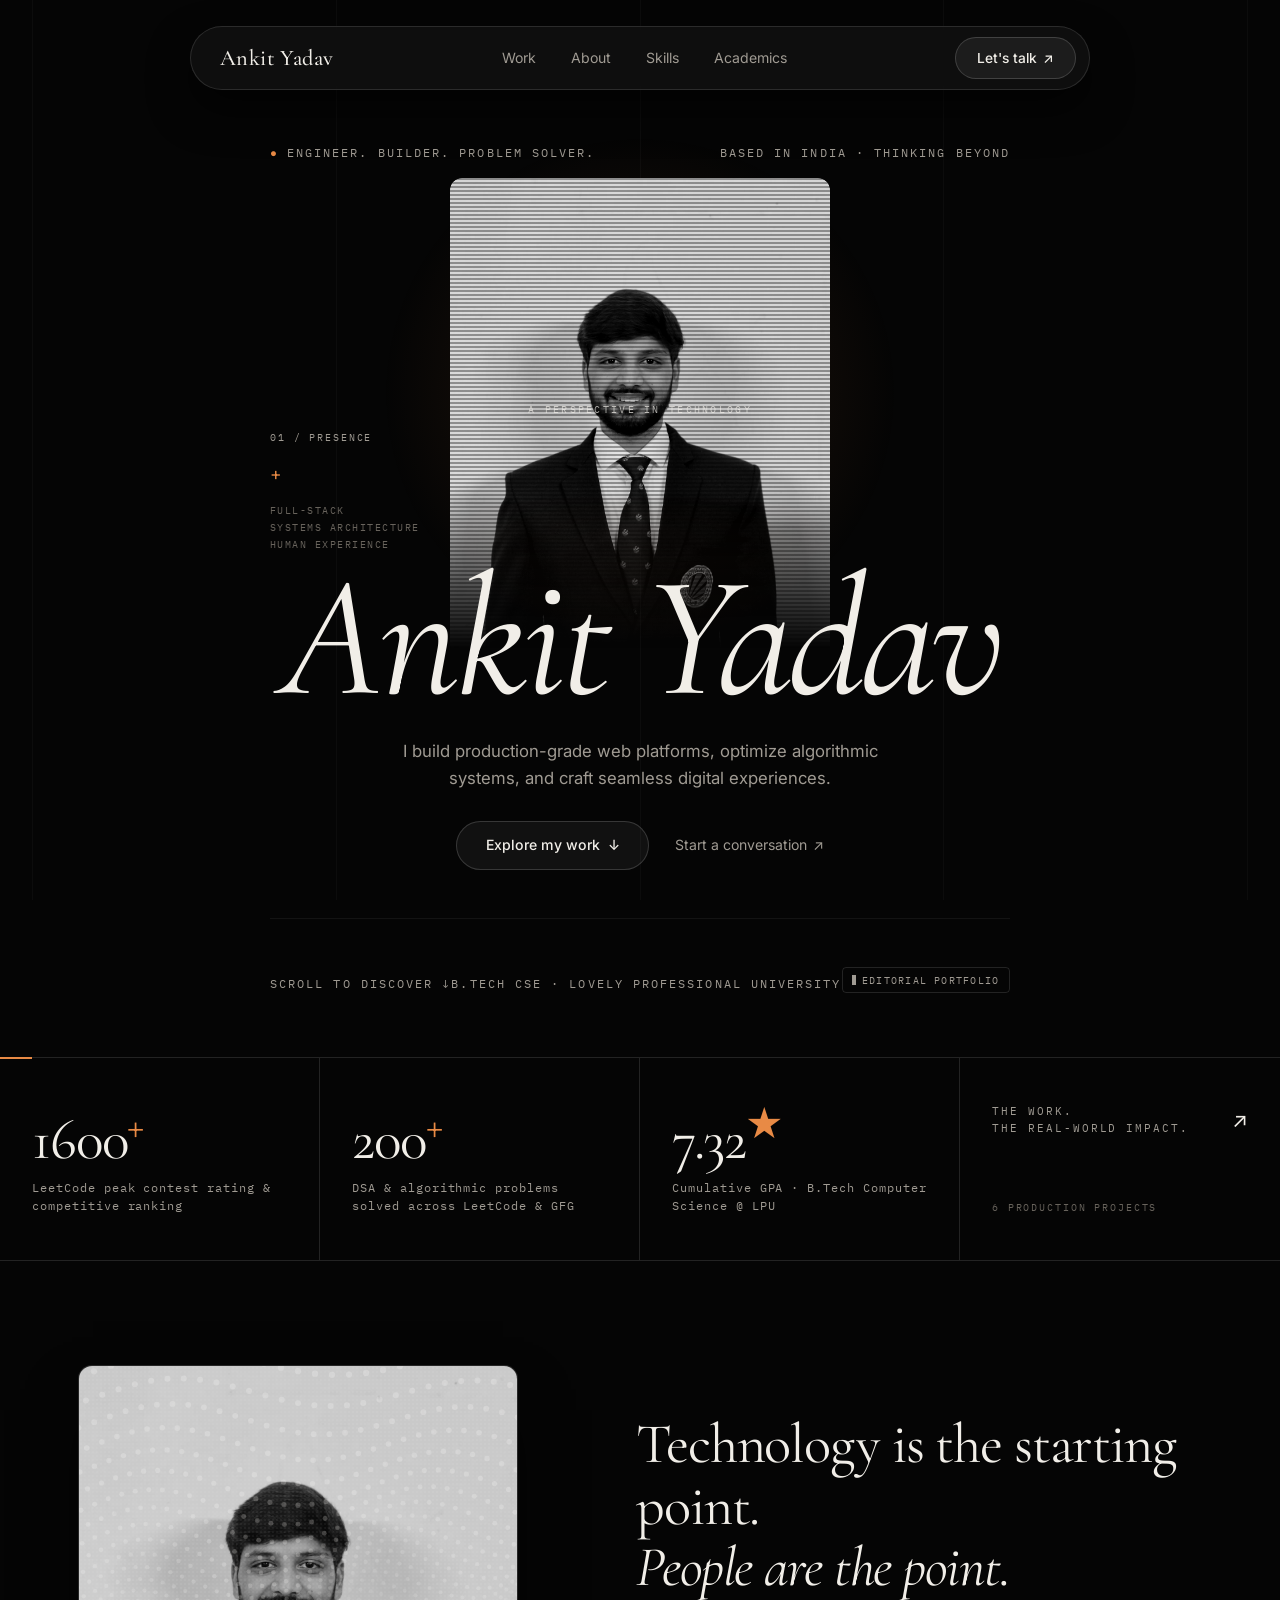
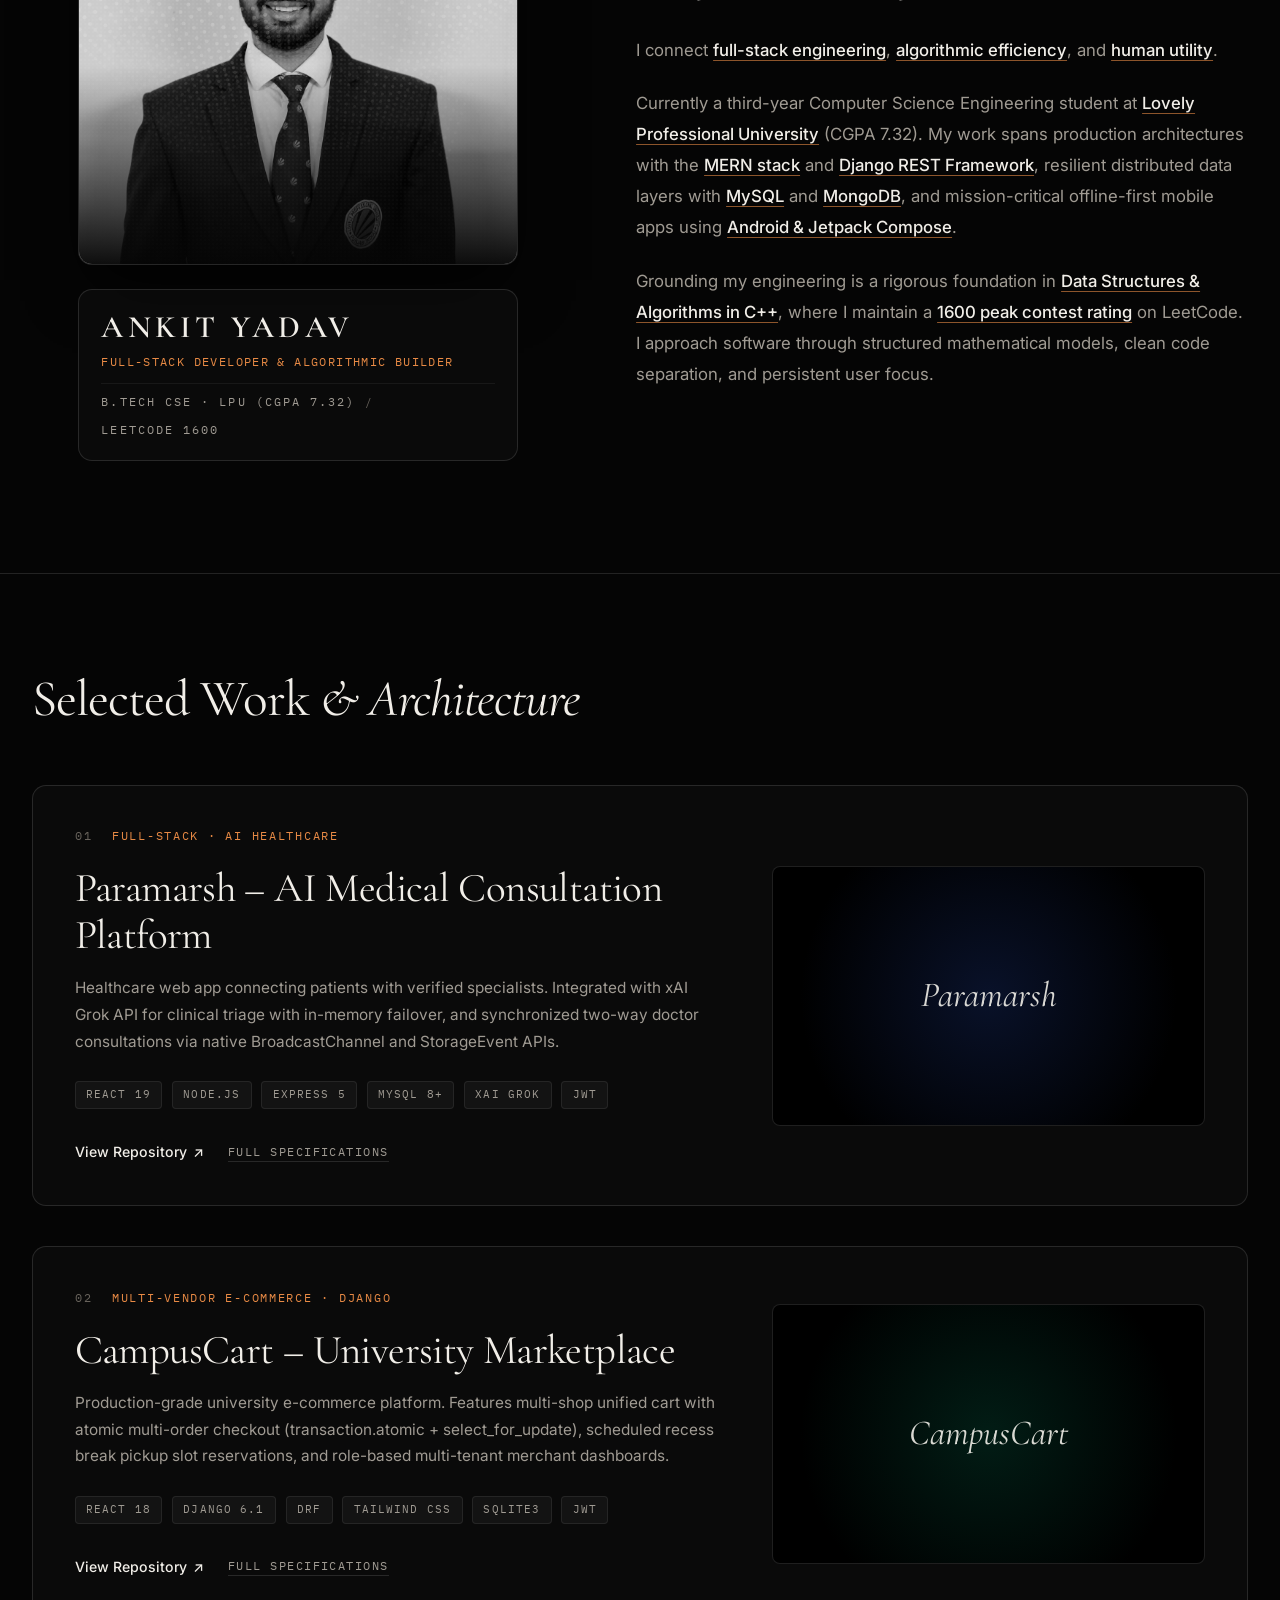
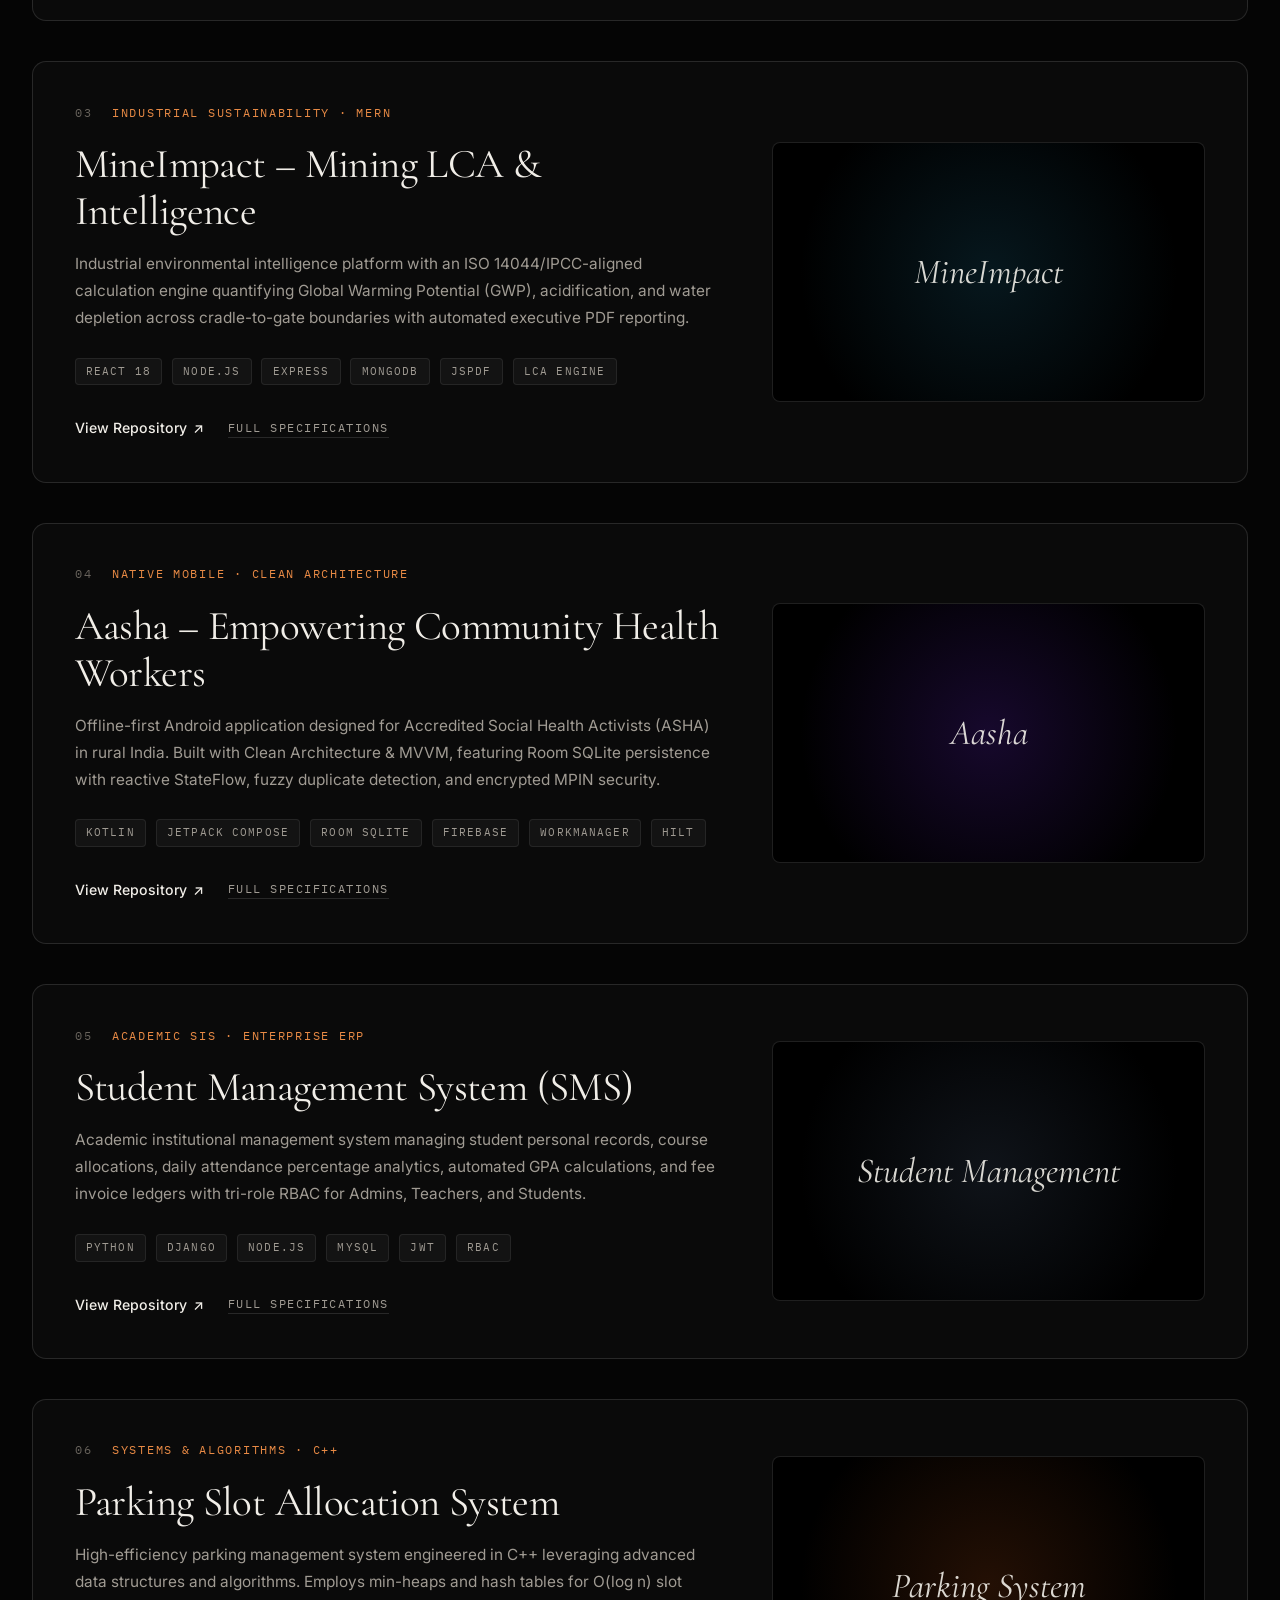
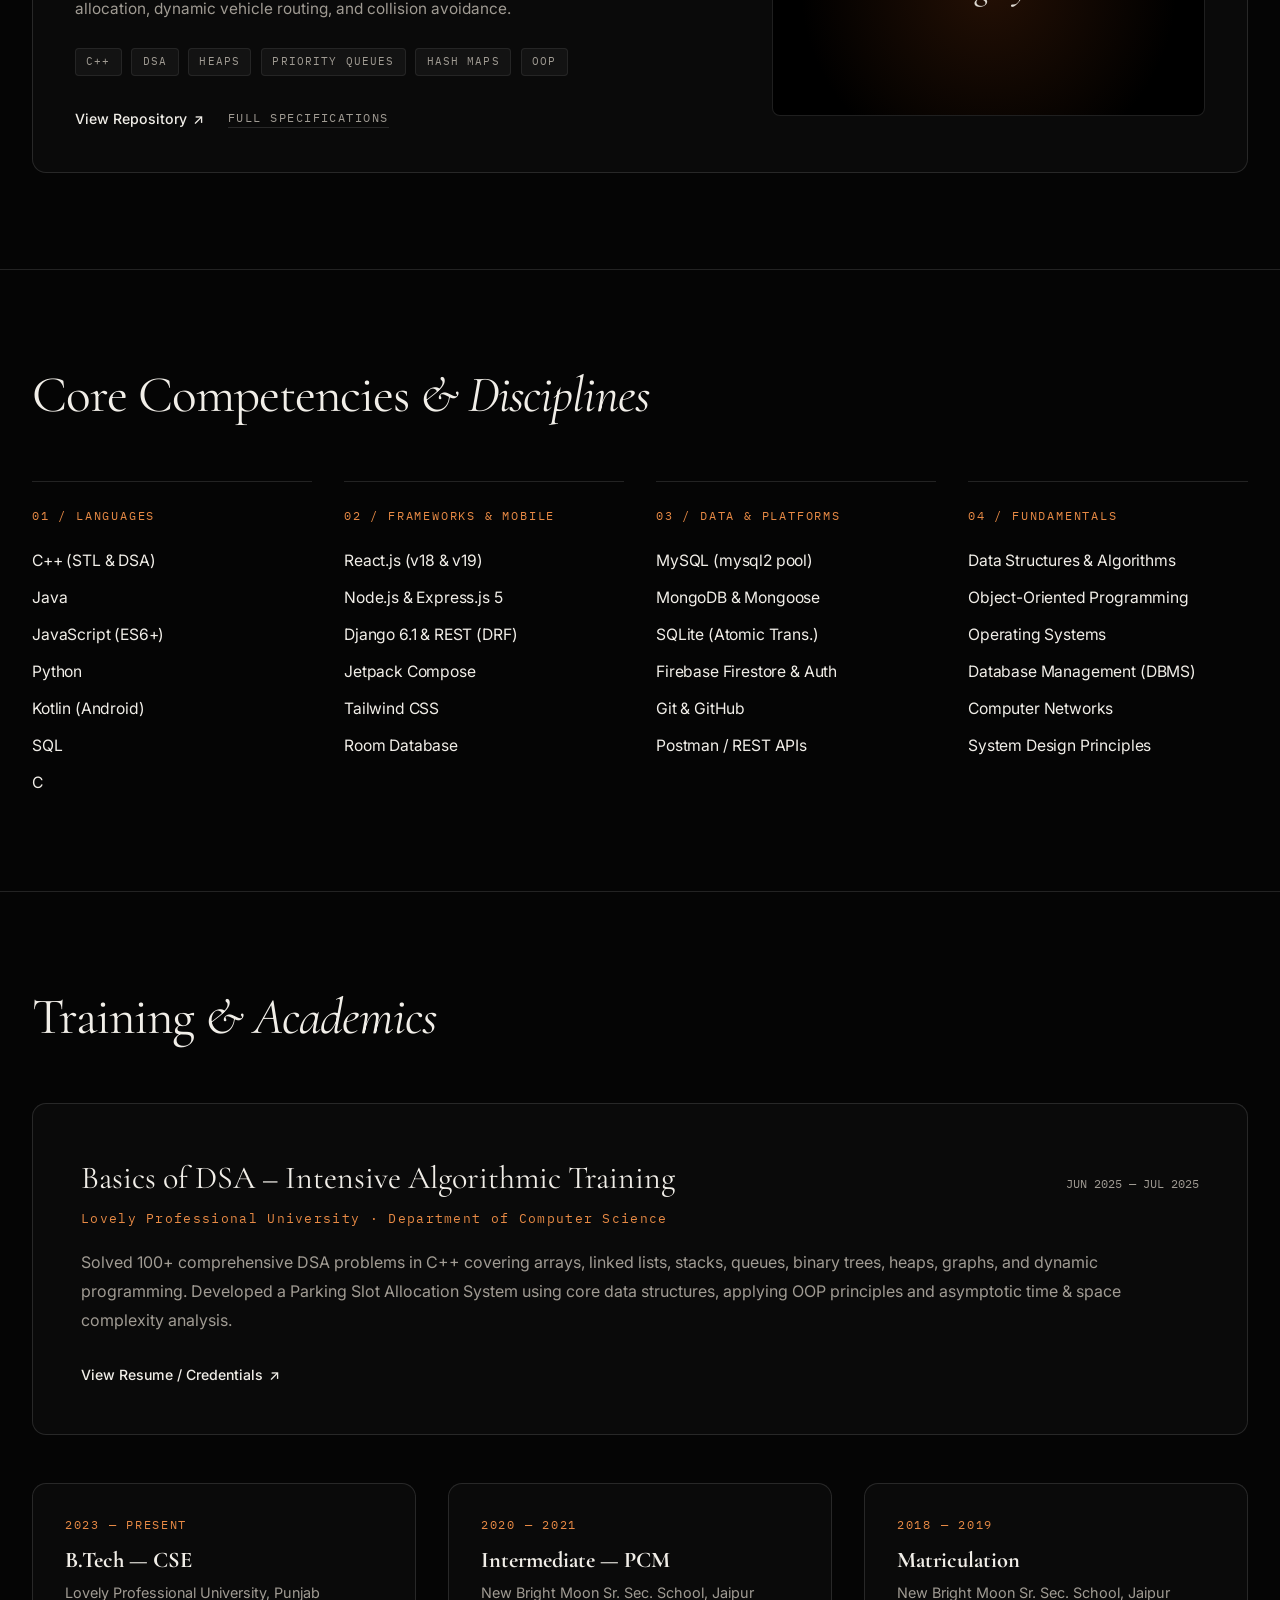
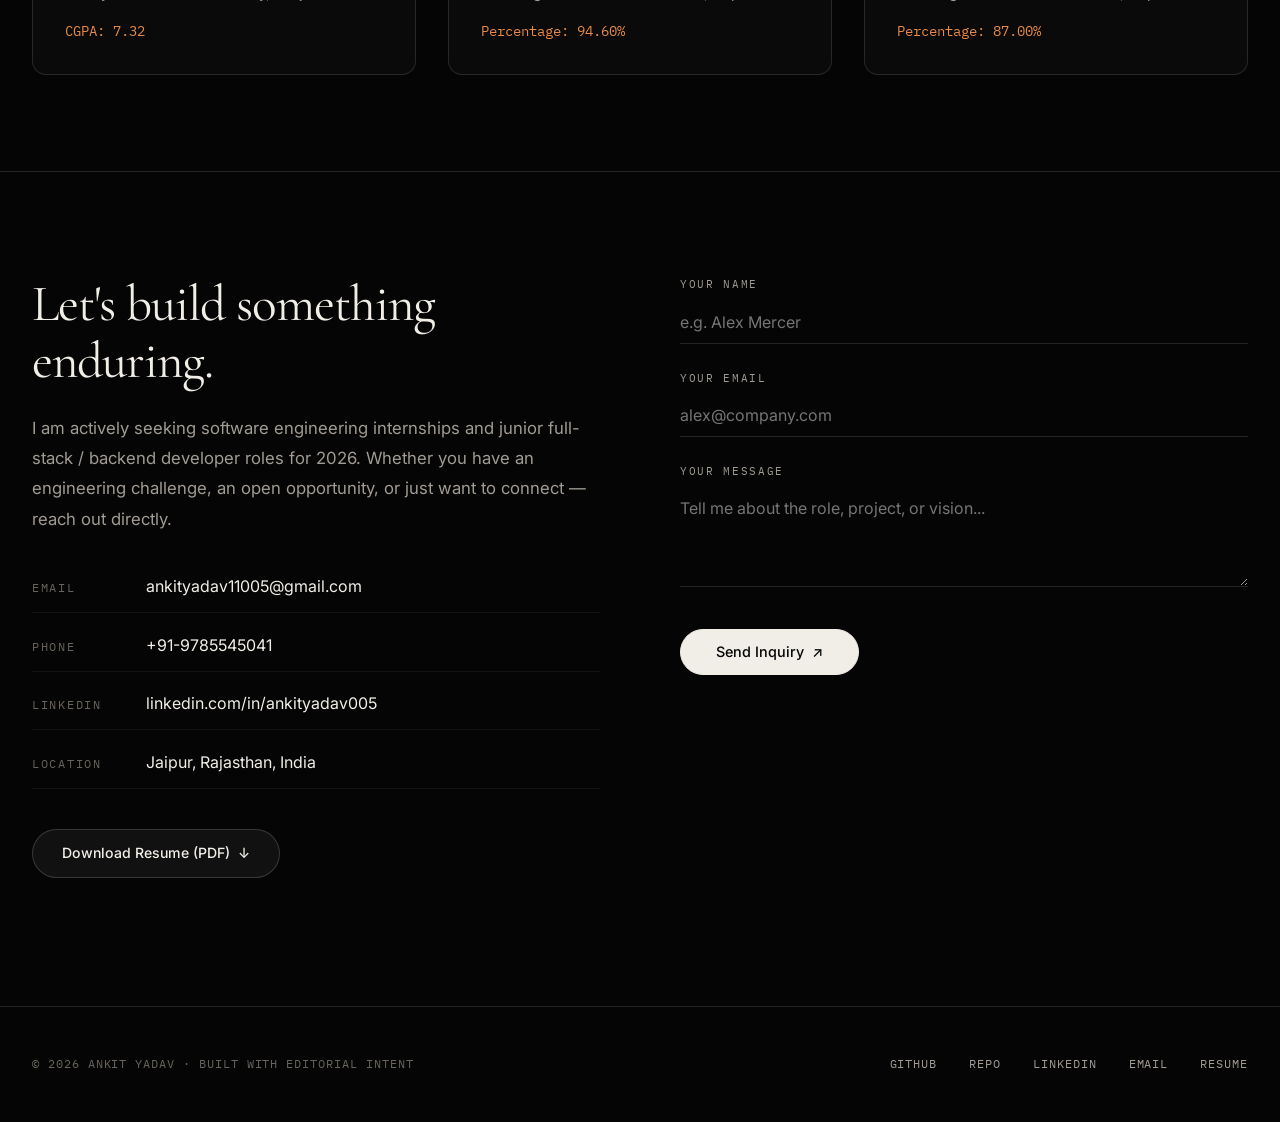
<file: index.html>
<!DOCTYPE html>
<html lang="en">
<head>
<meta charset="UTF-8">
<meta name="viewport" content="width=device-width, initial-scale=1.0">
<title>Ankit Yadav — Engineer · Builder · Problem Solver</title>
<meta name="description" content="Portfolio of Ankit Yadav. Editorial portfolio showcasing full-stack engineering, algorithmic systems, and digital craftsmanship.">

<!-- Google Fonts: Cormorant Garamond, Inter, IBM Plex Mono -->
<link rel="preconnect" href="https://fonts.googleapis.com">
<link rel="preconnect" href="https://fonts.gstatic.com" crossorigin>
<link href="https://fonts.googleapis.com/css2?family=Cormorant+Garamond:ital,wght@0,300;0,400;0,500;0,600;0,700;1,400;1,500;1,600;1,700&family=IBM+Plex+Mono:ital,wght@0,300;0,400;0,500;0,600;1,400&family=Inter:wght@300;400;500;600;700&display=swap" rel="stylesheet">

<link rel="stylesheet" href="css/main.css">
</head>
<body>

<!-- Vertical Background Grid Lines -->
<div class="grid-lines-bg">
  <div class="grid-line-v"></div>
  <div class="grid-line-v"></div>
  <div class="grid-line-v"></div>
  <div class="grid-line-v"></div>
  <div class="grid-line-v"></div>
</div>

<!-- ===================== FLOATING NAVBAR ===================== -->
<div class="navbar-wrap">
  <nav>
    <a href="#hero" class="nav-brand">Ankit Yadav</a>
    <div class="nav-links">
      <a href="#work" class="nav-link">Work</a>
      <a href="#about" class="nav-link">About</a>
      <a href="#skills" class="nav-link">Skills</a>
      <a href="#experience" class="nav-link">Academics</a>
    </div>
    <a href="#contact" class="nav-cta">
      <span>Let's talk</span>
      <span>↗</span>
    </a>
    <button class="nav-hamburger" id="hamburger-btn" aria-label="Menu">☰</button>
  </nav>
</div>

<!-- Mobile Navigation Drawer -->
<div class="mobile-drawer" id="mobile-drawer">
  <a href="#hero" onclick="closeDrawer()">Home</a>
  <a href="#work" onclick="closeDrawer()">Work</a>
  <a href="#about" onclick="closeDrawer()">About</a>
  <a href="#skills" onclick="closeDrawer()">Skills</a>
  <a href="#experience" onclick="closeDrawer()">Academics</a>
  <a href="#contact" onclick="closeDrawer()">Contact</a>
  <a href="#contact" class="btn-pill-dark" onclick="closeDrawer()" style="margin-top:1rem;font-size:1rem;">Let's talk ↗</a>
  <button onclick="closeDrawer()" style="color:var(--text-muted);font-family:var(--font-mono);font-size:0.85rem;margin-top:2rem;letter-spacing:0.15em;">[ CLOSE ]</button>
</div>

<!-- ===================== HERO SECTION ===================== -->
<section id="hero">
  <div class="container">

    <!-- Hero Top Monospace Peripheral Labels -->
    <div class="hero-top-labels">
      <div class="mono-label">
        <span class="dot">●</span>ENGINEER. BUILDER. PROBLEM SOLVER.
      </div>
      <div class="mono-label">
        BASED IN INDIA · THINKING BEYOND
      </div>
    </div>

    <!-- Hero Side Monospace Index Block -->
    <div class="hero-side-block">
      <div class="mono-label" style="font-size:0.65rem;">01 / PRESENCE</div>
      <div class="plus">+</div>
      <div class="mono-sub">
        FULL-STACK<br>
        SYSTEMS ARCHITECTURE<br>
        HUMAN EXPERIENCE
      </div>
    </div>

    <!-- Center Portrait Stage -->
    <div class="hero-portrait-stage">
      <div class="portrait-glow"></div>

      <div class="portrait-wrap">
        <img src="ankit.jpeg" alt="Ankit Yadav">
        <div class="portrait-halftone"></div>
        <div class="portrait-caption">A PERSPECTIVE IN TECHNOLOGY</div>
      </div>

      <!-- Overlapping Large Serif Typography Name -->
      <h1 class="hero-name-overlap">Ankit Yadav</h1>
    </div>

    <!-- Subtitle & CTAs -->
    <div class="hero-sub-wrap">
      <p class="hero-desc-text">
        I build production-grade web platforms, optimize algorithmic systems, and craft seamless digital experiences.
      </p>
      <div class="hero-actions">
        <a href="#work" class="btn-pill-dark">
          <span>Explore my work</span>
          <span>↓</span>
        </a>
        <a href="#contact" class="btn-link-minimal">
          <span>Start a conversation</span>
          <span>↗</span>
        </a>
      </div>
    </div>

    <!-- Hero Bottom Bar -->
    <div class="hero-bottom-bar">
      <div class="mono-label">SCROLL TO DISCOVER ↓</div>
      <div class="mono-label">B.TECH CSE · LOVELY PROFESSIONAL UNIVERSITY</div>
      <div class="motion-pill">
        <span class="rect"></span>
        <span>EDITORIAL PORTFOLIO</span>
      </div>
    </div>

  </div>
</section>

<!-- ===================== STATISTICS SECTION ===================== -->
<section id="statistics">
  <div class="container container-stats">
    <div class="stats-grid">

      <!-- Stat 1 -->
      <div class="stat-cell has-orange-bar">
        <div class="stat-number">1600<span class="accent-sup">+</span></div>
        <div class="stat-label">LeetCode peak contest rating & competitive ranking</div>
      </div>

      <!-- Stat 2 -->
      <div class="stat-cell">
        <div class="stat-number">200<span class="accent-sup">+</span></div>
        <div class="stat-label">DSA & algorithmic problems solved across LeetCode & GFG</div>
      </div>

      <!-- Stat 3 -->
      <div class="stat-cell">
        <div class="stat-number">7.32<span class="accent-sup">★</span></div>
        <div class="stat-label">Cumulative GPA · B.Tech Computer Science @ LPU</div>
      </div>

      <!-- Stat 4 (Impact Action) -->
      <div class="stat-cell stat-action-cell">
        <div class="stat-action-header">
          <div class="mono-label" style="font-size:0.68rem;">
            THE WORK.<br>
            THE REAL-WORLD IMPACT.
          </div>
          <a href="#work" class="stat-action-arrow">↗</a>
        </div>
        <div class="mono-label" style="color:var(--text-subtle);font-size:0.65rem;margin-top:1.5rem;">
          6 PRODUCTION PROJECTS
        </div>
      </div>

    </div>
  </div>
</section>

<!-- ===================== ABOUT SECTION ===================== -->
<section id="about">
  <div class="container">

    <!-- Editorial Split: Left Portrait & Name + Right Serif Headline -->
    <div class="about-split">

      <!-- Left Side: Editorial Portrait Showcase & Name Below Photo -->
      <div class="about-portrait-wrap">
        <div class="about-portrait-frame">
          <img src="ankit.jpeg" alt="Ankit Yadav" class="about-portrait-img">
          <div class="about-portrait-halftone"></div>
          <div class="about-portrait-glow"></div>
          <canvas id="particle-wave-canvas" class="about-particle-canvas"></canvas>
        </div>
        <div class="about-name-box">
          <h3 class="about-name-title">ANKIT YADAV</h3>
          <p class="about-name-subtitle">FULL-STACK DEVELOPER & ALGORITHMIC BUILDER</p>
          <div class="about-name-tags">
            <span class="mono-label">B.TECH CSE · LPU (CGPA 7.32)</span>
            <span class="mono-separator">/</span>
            <span class="mono-label">LEETCODE 1600</span>
          </div>
        </div>
      </div>

      <!-- Right Side: Editorial Serif Statement & Bio -->
      <div class="about-editorial-right">
        <h2 class="editorial-headline">
          Technology is the starting point.<br>
          <em>People are the point.</em>
        </h2>

        <p class="editorial-body-text">
          I connect <strong>full-stack engineering</strong>, <strong>algorithmic efficiency</strong>, and <strong>human utility</strong>.
        </p>

        <p class="editorial-body-text">
          Currently a third-year Computer Science Engineering student at <strong>Lovely Professional University</strong> (CGPA 7.32). My work spans production architectures with the <strong>MERN stack</strong> and <strong>Django REST Framework</strong>, resilient distributed data layers with <strong>MySQL</strong> and <strong>MongoDB</strong>, and mission-critical offline-first mobile apps using <strong>Android & Jetpack Compose</strong>.
        </p>

        <p class="editorial-body-text">
          Grounding my engineering is a rigorous foundation in <strong>Data Structures & Algorithms in C++</strong>, where I maintain a <strong>1600 peak contest rating</strong> on LeetCode. I approach software through structured mathematical models, clean code separation, and persistent user focus.
        </p>
      </div>

    </div>

  </div>
</section>

<!-- ===================== PROJECTS SECTION ===================== -->
<section id="work">
  <div class="container">

    <h2 class="section-heading-editorial">
      Selected Work <em>&amp; Architecture</em>
    </h2>

    <div class="projects-editorial-list">

      <!-- Project 1: Paramarsh -->
      <div class="project-editorial-card">
        <div>
          <div class="project-meta-top">
            <span class="mono-label" style="color:var(--text-subtle);">01</span>
            <span class="project-category-tag">FULL-STACK · AI HEALTHCARE</span>
          </div>
          <h3 class="project-editorial-title">Paramarsh – AI Medical Consultation Platform</h3>
          <p class="project-editorial-desc">
            Healthcare web app connecting patients with verified specialists. Integrated with xAI Grok API for clinical triage with in-memory failover, and synchronized two-way doctor consultations via native BroadcastChannel and StorageEvent APIs.
          </p>
          <div class="project-tech-row">
            <span class="tech-tag-mono">React 19</span>
            <span class="tech-tag-mono">Node.js</span>
            <span class="tech-tag-mono">Express 5</span>
            <span class="tech-tag-mono">MySQL 8+</span>
            <span class="tech-tag-mono">xAI Grok</span>
            <span class="tech-tag-mono">JWT</span>
          </div>
          <div class="project-links-row">
            <a href="https://github.com/ankityadav281/Paramarsh" target="_blank" class="link-editorial-action">
              <span>View Repository</span>
              <span>↗</span>
            </a>
            <button class="btn-specs-open" onclick="openModal('modal-paramarsh')">Full Specifications</button>
          </div>
        </div>
        <div class="project-visual-preview">
          <div class="preview-gradient-glow" style="background: radial-gradient(circle, rgba(30, 58, 138, 0.4) 0%, transparent 75%);"></div>
          <div class="preview-title-watermark">Paramarsh</div>
        </div>
      </div>

      <!-- Project 2: CampusCart -->
      <div class="project-editorial-card">
        <div>
          <div class="project-meta-top">
            <span class="mono-label" style="color:var(--text-subtle);">02</span>
            <span class="project-category-tag">MULTI-VENDOR E-COMMERCE · DJANGO</span>
          </div>
          <h3 class="project-editorial-title">CampusCart – University Marketplace</h3>
          <p class="project-editorial-desc">
            Production-grade university e-commerce platform. Features multi-shop unified cart with atomic multi-order checkout (transaction.atomic + select_for_update), scheduled recess break pickup slot reservations, and role-based multi-tenant merchant dashboards.
          </p>
          <div class="project-tech-row">
            <span class="tech-tag-mono">React 18</span>
            <span class="tech-tag-mono">Django 6.1</span>
            <span class="tech-tag-mono">DRF</span>
            <span class="tech-tag-mono">Tailwind CSS</span>
            <span class="tech-tag-mono">SQLite3</span>
            <span class="tech-tag-mono">JWT</span>
          </div>
          <div class="project-links-row">
            <a href="https://github.com/ankityadav281/CampusCart" target="_blank" class="link-editorial-action">
              <span>View Repository</span>
              <span>↗</span>
            </a>
            <button class="btn-specs-open" onclick="openModal('modal-campuscart')">Full Specifications</button>
          </div>
        </div>
        <div class="project-visual-preview">
          <div class="preview-gradient-glow" style="background: radial-gradient(circle, rgba(6, 95, 70, 0.4) 0%, transparent 75%);"></div>
          <div class="preview-title-watermark">CampusCart</div>
        </div>
      </div>

      <!-- Project 3: MineImpact -->
      <div class="project-editorial-card">
        <div>
          <div class="project-meta-top">
            <span class="mono-label" style="color:var(--text-subtle);">03</span>
            <span class="project-category-tag">INDUSTRIAL SUSTAINABILITY · MERN</span>
          </div>
          <h3 class="project-editorial-title">MineImpact – Mining LCA & Intelligence</h3>
          <p class="project-editorial-desc">
            Industrial environmental intelligence platform with an ISO 14044/IPCC-aligned calculation engine quantifying Global Warming Potential (GWP), acidification, and water depletion across cradle-to-gate boundaries with automated executive PDF reporting.
          </p>
          <div class="project-tech-row">
            <span class="tech-tag-mono">React 18</span>
            <span class="tech-tag-mono">Node.js</span>
            <span class="tech-tag-mono">Express</span>
            <span class="tech-tag-mono">MongoDB</span>
            <span class="tech-tag-mono">jsPDF</span>
            <span class="tech-tag-mono">LCA Engine</span>
          </div>
          <div class="project-links-row">
            <a href="https://github.com/ankityadav281/MineImpact" target="_blank" class="link-editorial-action">
              <span>View Repository</span>
              <span>↗</span>
            </a>
            <button class="btn-specs-open" onclick="openModal('modal-mineimpact')">Full Specifications</button>
          </div>
        </div>
        <div class="project-visual-preview">
          <div class="preview-gradient-glow" style="background: radial-gradient(circle, rgba(22, 78, 99, 0.4) 0%, transparent 75%);"></div>
          <div class="preview-title-watermark">MineImpact</div>
        </div>
      </div>

      <!-- Project 4: Aasha -->
      <div class="project-editorial-card">
        <div>
          <div class="project-meta-top">
            <span class="mono-label" style="color:var(--text-subtle);">04</span>
            <span class="project-category-tag">NATIVE MOBILE · CLEAN ARCHITECTURE</span>
          </div>
          <h3 class="project-editorial-title">Aasha – Empowering Community Health Workers</h3>
          <p class="project-editorial-desc">
            Offline-first Android application designed for Accredited Social Health Activists (ASHA) in rural India. Built with Clean Architecture & MVVM, featuring Room SQLite persistence with reactive StateFlow, fuzzy duplicate detection, and encrypted MPIN security.
          </p>
          <div class="project-tech-row">
            <span class="tech-tag-mono">Kotlin</span>
            <span class="tech-tag-mono">Jetpack Compose</span>
            <span class="tech-tag-mono">Room SQLite</span>
            <span class="tech-tag-mono">Firebase</span>
            <span class="tech-tag-mono">WorkManager</span>
            <span class="tech-tag-mono">Hilt</span>
          </div>
          <div class="project-links-row">
            <a href="https://github.com/yosobanta/Aasha" target="_blank" class="link-editorial-action">
              <span>View Repository</span>
              <span>↗</span>
            </a>
            <button class="btn-specs-open" onclick="openModal('modal-aasha')">Full Specifications</button>
          </div>
        </div>
        <div class="project-visual-preview">
          <div class="preview-gradient-glow" style="background: radial-gradient(circle, rgba(76, 29, 149, 0.4) 0%, transparent 75%);"></div>
          <div class="preview-title-watermark">Aasha</div>
        </div>
      </div>

      <!-- Project 5: Student Management System -->
      <div class="project-editorial-card">
        <div>
          <div class="project-meta-top">
            <span class="mono-label" style="color:var(--text-subtle);">05</span>
            <span class="project-category-tag">ACADEMIC SIS · ENTERPRISE ERP</span>
          </div>
          <h3 class="project-editorial-title">Student Management System (SMS)</h3>
          <p class="project-editorial-desc">
            Academic institutional management system managing student personal records, course allocations, daily attendance percentage analytics, automated GPA calculations, and fee invoice ledgers with tri-role RBAC for Admins, Teachers, and Students.
          </p>
          <div class="project-tech-row">
            <span class="tech-tag-mono">Python</span>
            <span class="tech-tag-mono">Django</span>
            <span class="tech-tag-mono">Node.js</span>
            <span class="tech-tag-mono">MySQL</span>
            <span class="tech-tag-mono">JWT</span>
            <span class="tech-tag-mono">RBAC</span>
          </div>
          <div class="project-links-row">
            <a href="https://github.com/ankityadav281/Student-Management-System" target="_blank" class="link-editorial-action">
              <span>View Repository</span>
              <span>↗</span>
            </a>
            <button class="btn-specs-open" onclick="openModal('modal-sms')">Full Specifications</button>
          </div>
        </div>
        <div class="project-visual-preview">
          <div class="preview-gradient-glow" style="background: radial-gradient(circle, rgba(51, 65, 85, 0.4) 0%, transparent 75%);"></div>
          <div class="preview-title-watermark">Student Management</div>
        </div>
      </div>

      <!-- Project 6: Parking Slot Allocation -->
      <div class="project-editorial-card">
        <div>
          <div class="project-meta-top">
            <span class="mono-label" style="color:var(--text-subtle);">06</span>
            <span class="project-category-tag">SYSTEMS & ALGORITHMS · C++</span>
          </div>
          <h3 class="project-editorial-title">Parking Slot Allocation System</h3>
          <p class="project-editorial-desc">
            High-efficiency parking management system engineered in C++ leveraging advanced data structures and algorithms. Employs min-heaps and hash tables for O(log n) slot allocation, dynamic vehicle routing, and collision avoidance.
          </p>
          <div class="project-tech-row">
            <span class="tech-tag-mono">C++</span>
            <span class="tech-tag-mono">DSA</span>
            <span class="tech-tag-mono">Heaps</span>
            <span class="tech-tag-mono">Priority Queues</span>
            <span class="tech-tag-mono">Hash Maps</span>
            <span class="tech-tag-mono">OOP</span>
          </div>
          <div class="project-links-row">
            <a href="https://github.com/ankityadav281/parking-slot-allocation" target="_blank" class="link-editorial-action">
              <span>View Repository</span>
              <span>↗</span>
            </a>
            <button class="btn-specs-open" onclick="openModal('modal-parking')">Full Specifications</button>
          </div>
        </div>
        <div class="project-visual-preview">
          <div class="preview-gradient-glow" style="background: radial-gradient(circle, rgba(120, 53, 15, 0.4) 0%, transparent 75%);"></div>
          <div class="preview-title-watermark">Parking System</div>
        </div>
      </div>

    </div>

  </div>
</section>

<!-- ===================== SKILLS & DISCIPLINES ===================== -->
<section id="skills">
  <div class="container">

    <h2 class="section-heading-editorial">
      Core Competencies <em>&amp; Disciplines</em>
    </h2>

    <div class="skills-editorial-grid">

      <!-- Languages -->
      <div class="skill-col">
        <div class="skill-col-label">01 / Languages</div>
        <ul class="skill-items-list">
          <li>C++ (STL & DSA)</li>
          <li>Java</li>
          <li>JavaScript (ES6+)</li>
          <li>Python</li>
          <li>Kotlin (Android)</li>
          <li>SQL</li>
          <li>C</li>
        </ul>
      </div>

      <!-- Frameworks -->
      <div class="skill-col">
        <div class="skill-col-label">02 / Frameworks & Mobile</div>
        <ul class="skill-items-list">
          <li>React.js (v18 & v19)</li>
          <li>Node.js & Express.js 5</li>
          <li>Django 6.1 & REST (DRF)</li>
          <li>Jetpack Compose</li>
          <li>Tailwind CSS</li>
          <li>Room Database</li>
        </ul>
      </div>

      <!-- Tools & Platforms -->
      <div class="skill-col">
        <div class="skill-col-label">03 / Data & Platforms</div>
        <ul class="skill-items-list">
          <li>MySQL (mysql2 pool)</li>
          <li>MongoDB & Mongoose</li>
          <li>SQLite (Atomic Trans.)</li>
          <li>Firebase Firestore & Auth</li>
          <li>Git & GitHub</li>
          <li>Postman / REST APIs</li>
        </ul>
      </div>

      <!-- CS Fundamentals -->
      <div class="skill-col">
        <div class="skill-col-label">04 / Fundamentals</div>
        <ul class="skill-items-list">
          <li>Data Structures & Algorithms</li>
          <li>Object-Oriented Programming</li>
          <li>Operating Systems</li>
          <li>Database Management (DBMS)</li>
          <li>Computer Networks</li>
          <li>System Design Principles</li>
        </ul>
      </div>

    </div>

  </div>
</section>

<!-- ===================== EXPERIENCE & ACADEMICS ===================== -->
<section id="experience">
  <div class="container">

    <h2 class="section-heading-editorial">
      Training <em>&amp; Academics</em>
    </h2>

    <!-- Training Card -->
    <div class="exp-editorial-block">
      <div class="exp-timeline-head">
        <div>
          <h3 class="exp-headline">Basics of DSA – Intensive Algorithmic Training</h3>
          <div class="exp-org">Lovely Professional University · Department of Computer Science</div>
        </div>
        <div class="exp-dates">JUN 2025 — JUL 2025</div>
      </div>
      <p class="exp-text">
        Solved 100+ comprehensive DSA problems in C++ covering arrays, linked lists, stacks, queues, binary trees, heaps, graphs, and dynamic programming. Developed a Parking Slot Allocation System using core data structures, applying OOP principles and asymptotic time & space complexity analysis.
      </p>
      <div style="display:flex;gap:1.5rem;align-items:center;">
        <a href="12313015.pdf" target="_blank" class="link-editorial-action">
          <span>View Resume / Credentials</span>
          <span>↗</span>
        </a>
      </div>
    </div>

    <!-- Academics Grid -->
    <div class="academics-grid">

      <div class="academic-card">
        <div class="academic-dates">2023 — PRESENT</div>
        <h4 class="academic-degree">B.Tech — CSE</h4>
        <div class="academic-school">Lovely Professional University, Punjab</div>
        <div class="academic-score">CGPA: 7.32</div>
      </div>

      <div class="academic-card">
        <div class="academic-dates">2020 — 2021</div>
        <h4 class="academic-degree">Intermediate — PCM</h4>
        <div class="academic-school">New Bright Moon Sr. Sec. School, Jaipur</div>
        <div class="academic-score">Percentage: 94.60%</div>
      </div>

      <div class="academic-card">
        <div class="academic-dates">2018 — 2019</div>
        <h4 class="academic-degree">Matriculation</h4>
        <div class="academic-school">New Bright Moon Sr. Sec. School, Jaipur</div>
        <div class="academic-score">Percentage: 87.00%</div>
      </div>

    </div>

  </div>
</section>

<!-- ===================== CONTACT SECTION ===================== -->
<section id="contact">
  <div class="container">



    <div class="contact-split-editorial">

      <div class="contact-left">
        <h2>Let's build something enduring.</h2>
        <p>
          I am actively seeking software engineering internships and junior full-stack / backend developer roles for 2026. Whether you have an engineering challenge, an open opportunity, or just want to connect — reach out directly.
        </p>

        <div class="contact-direct-links">
          <div class="contact-direct-item">
            <span class="contact-item-tag">EMAIL</span>
            <a href="mailto:ankityadav11005@gmail.com" class="contact-item-val">ankityadav11005@gmail.com</a>
          </div>
          <div class="contact-direct-item">
            <span class="contact-item-tag">PHONE</span>
            <a href="tel:+919785545041" class="contact-item-val">+91-9785545041</a>
          </div>
          <div class="contact-direct-item">
            <span class="contact-item-tag">LINKEDIN</span>
            <a href="https://www.linkedin.com/in/ankityadav005/" target="_blank" class="contact-item-val">linkedin.com/in/ankityadav005</a>
          </div>
          <div class="contact-direct-item">
            <span class="contact-item-tag">LOCATION</span>
            <span class="contact-item-val">Jaipur, Rajasthan, India</span>
          </div>
        </div>

        <div style="margin-top:2.5rem;">
          <a href="12313015.pdf" download="Ankit_Yadav_Resume.pdf" class="btn-pill-dark">
            <span>Download Resume (PDF)</span>
            <span>↓</span>
          </a>
        </div>
      </div>

      <!-- Minimal Form -->
      <div class="contact-form-minimal">
        <div class="form-line-group">
          <label class="form-line-label" for="inp-name">Your Name</label>
          <input type="text" id="inp-name" class="form-line-input" placeholder="e.g. Alex Mercer" autocomplete="off">
        </div>
        <div class="form-line-group">
          <label class="form-line-label" for="inp-email">Your Email</label>
          <input type="email" id="inp-email" class="form-line-input" placeholder="alex@company.com" autocomplete="off">
        </div>
        <div class="form-line-group">
          <label class="form-line-label" for="inp-msg">Your Message</label>
          <textarea id="inp-msg" class="form-line-textarea" placeholder="Tell me about the role, project, or vision..."></textarea>
        </div>
        <button class="btn-submit-editorial" onclick="handleEditorialSubmit()">
          <span>Send Inquiry</span>
          <span>↗</span>
        </button>
      </div>

    </div>

  </div>
</section>

<!-- ===================== FOOTER ===================== -->
<footer>
  <div class="container footer-row">
    <div class="footer-copy">
      © 2026 ANKIT YADAV · BUILT WITH EDITORIAL INTENT
    </div>
    <div class="footer-links-group">
      <a href="https://github.com/ankityadav281" target="_blank" class="footer-link">GITHUB</a>
      <a href="https://github.com/ankityadav281/portfolio" target="_blank" class="footer-link">REPO</a>
      <a href="https://www.linkedin.com/in/ankityadav005/" target="_blank" class="footer-link">LINKEDIN</a>
      <a href="mailto:ankityadav11005@gmail.com" class="footer-link">EMAIL</a>
      <a href="12313015.pdf" download class="footer-link">RESUME</a>
    </div>
  </div>
</footer>

<!-- ===================== PROJECT SPECIFICATION MODALS ===================== -->

<!-- Modal 1: Paramarsh -->
<div class="modal-overlay" id="modal-paramarsh">
  <div class="modal-box">
    <button class="modal-close-btn" onclick="closeModal('modal-paramarsh')">✕</button>
    <div class="modal-tag">01 / HEALTHCARE ARCHITECTURE</div>
    <h2 class="modal-title">Paramarsh – AI Medical Consultation Platform</h2>
    <div class="modal-stack">React 19 · Node.js · Express 5 · MySQL 8+ · xAI Grok API · BroadcastChannel · JWT</div>
    <p class="modal-desc">
      A digital healthcare consultation web platform connecting patients with verified medical specialists. Delivers an AI-guided clinical triage system alongside low-latency, real-time doctor–patient consultation rooms.
    </p>
    <h4 class="modal-features-title">Technical Specifications & Decisions</h4>
    <ul class="modal-features-list">
      <li>Integrated with xAI Grok API for clinical symptom guidance, featuring an intelligent rule-based local fallback across 2 inference paths for maximum offline/disconnect reliability.</li>
      <li>Doctor specialty discovery with multi-parameter filtering by medical domain, experience, consultation fee, and live availability status.</li>
      <li>Cross-tab real-time consultation synchronization leveraging native browser BroadcastChannel and StorageEvent APIs without external websocket overhead.</li>
      <li>Resilient MySQL 8+ data layer using mysql2 connection pooling and an automatic in-memory failover cache ensuring 100% uptime during database disconnects.</li>
      <li>Role-based access control with salted bcryptjs password hashing and stateless JWT session handling for Patients and Doctors.</li>
    </ul>
    <div class="modal-footer">
      <a href="https://github.com/ankityadav281/Paramarsh" target="_blank" class="btn-pill-dark">View Repository ↗</a>
      <button class="btn-specs-open" onclick="closeModal('modal-paramarsh')">Close</button>
    </div>
  </div>
</div>

<!-- Modal 2: CampusCart -->
<div class="modal-overlay" id="modal-campuscart">
  <div class="modal-box">
    <button class="modal-close-btn" onclick="closeModal('modal-campuscart')">✕</button>
    <div class="modal-tag">02 / E-COMMERCE & TRANSACTIONS</div>
    <h2 class="modal-title">CampusCart – University Multi-Vendor Marketplace</h2>
    <div class="modal-stack">React 18 · Vite · Tailwind CSS v4 · Django 6.1 · Django REST Framework · SQLite3</div>
    <p class="modal-desc">
      Production-grade multi-vendor university marketplace web application designed for campus stores, faculty, students, and hostelers to eliminate break-time counter queues.
    </p>
    <h4 class="modal-features-title">Technical Specifications & Decisions</h4>
    <ul class="modal-features-list">
      <li>Atomic multi-vendor cart checkout executing within atomic database transactions (transaction.atomic + select_for_update) generating 1 Parent OrderGroup and N independent Vendor Orders with strict inventory locking.</li>
      <li>Scheduled recess break pickup slot reservation (e.g. 10:00 AM – 10:15 AM) eliminating rush-hour canteen queues between lectures.</li>
      <li>Merchant onboarding with real-time lowercase username handle derivation (e.g., "Campus Bakery" ➔ campusbakery) and strict input sanitization.</li>
      <li>Multi-tenant shopkeeper dashboard with live KPIs, inventory thresholds with 1-click restock, and a 5-stage fulfillment state machine.</li>
      <li>Automated test suite covering JWT authentication, atomic cart splitting, inventory deduction, and cancellation stock restoration.</li>
    </ul>
    <div class="modal-footer">
      <a href="https://github.com/ankityadav281/CampusCart" target="_blank" class="btn-pill-dark">View Repository ↗</a>
      <button class="btn-specs-open" onclick="closeModal('modal-campuscart')">Close</button>
    </div>
  </div>
</div>

<!-- Modal 3: MineImpact -->
<div class="modal-overlay" id="modal-mineimpact">
  <div class="modal-box">
    <button class="modal-close-btn" onclick="closeModal('modal-mineimpact')">✕</button>
    <div class="modal-tag">03 / SUSTAINABILITY & LCA</div>
    <h2 class="modal-title">MineImpact – Mining LCA & Intelligence Platform</h2>
    <div class="modal-stack">React 18 · Vite · Node.js · Express · MongoDB · Mongoose · jsPDF · html2canvas</div>
    <p class="modal-desc">
      Industrial Life Cycle Assessment (LCA) and environmental sustainability intelligence platform engineered specifically for the mining and mineral extraction industries.
    </p>
    <h4 class="modal-features-title">Technical Specifications & Decisions</h4>
    <ul class="modal-features-list">
      <li>ISO 14044 / IPCC-aligned calculation engine quantifying Global Warming Potential (GWP in kg CO2e), Acidification, Eutrophication, Water Depletion, and Land Transformation.</li>
      <li>Cradle-to-gate scope modeling: Extraction, Processing & Beneficiation, Smelting & Refining, and Logistics.</li>
      <li>Interactive mineral presets with configurable ore grades, clean energy shares, transport modes, and water recycling ratios for Copper, Iron Ore, Gold, Lithium, and Bauxite.</li>
      <li>Baseline vs. Green comparative modeling highlighting projected carbon savings and environmental hotspot mitigation.</li>
      <li>Executive PDF compliance reports export with embedded data tables and charts using jsPDF and html2canvas.</li>
    </ul>
    <div class="modal-footer">
      <a href="https://github.com/ankityadav281/MineImpact" target="_blank" class="btn-pill-dark">View Repository ↗</a>
      <button class="btn-specs-open" onclick="closeModal('modal-mineimpact')">Close</button>
    </div>
  </div>
</div>

<!-- Modal 4: Aasha -->
<div class="modal-overlay" id="modal-aasha">
  <div class="modal-box">
    <button class="modal-close-btn" onclick="closeModal('modal-aasha')">✕</button>
    <div class="modal-tag">04 / MOBILE & RESILIENCE</div>
    <h2 class="modal-title">Aasha – Empowering Community Health Workers (ASHA)</h2>
    <div class="modal-stack">Kotlin · Jetpack Compose · Room SQLite · Firebase · WorkManager · Hilt · StateFlow</div>
    <p class="modal-desc">
      Specialized Android application built for Accredited Social Health Activists (ASHA) in rural India, engineered for extreme reliability in low-connectivity rural environments.
    </p>
    <h4 class="modal-features-title">Technical Specifications & Decisions</h4>
    <ul class="modal-features-list">
      <li>Offline-first architecture with Room (SQLite) database and reactive Kotlin StateFlow as the single source of truth, synchronizing with Firebase Firestore when network connectivity is established.</li>
      <li>Patient lifecycle onboarding with fuzzy duplicate detection preventing redundant records, home visit logs, and vaccination booster dose tracking.</li>
      <li>Dual-layer security with Firebase Auth paired with a hardware-encrypted 4-digit MPIN for rapid field unlocking without internet access.</li>
      <li>Proactive health monitoring with Android WorkManager background workers triggering automated local notifications for upcoming vaccinations.</li>
      <li>Multilingual localization in Hindi, Bengali, and Marathi with cultural terminology tailored for field health workers.</li>
    </ul>
    <div class="modal-footer">
      <a href="https://github.com/yosobanta/Aasha" target="_blank" class="btn-pill-dark">View Repository ↗</a>
      <button class="btn-specs-open" onclick="closeModal('modal-aasha')">Close</button>
    </div>
  </div>
</div>

<!-- Modal 5: Student Management System -->
<div class="modal-overlay" id="modal-sms">
  <div class="modal-box">
    <button class="modal-close-btn" onclick="closeModal('modal-sms')">✕</button>
    <div class="modal-tag">05 / INSTITUTIONAL SYSTEMS</div>
    <h2 class="modal-title">Student Management System (SMS)</h2>
    <div class="modal-stack">Python · Django · Node.js · Relational Database · JWT · Role-Based Access Control</div>
    <p class="modal-desc">
      Full-featured academic institutional management platform handling student personal profiles, semester course enrollments, attendance tracking, and grading ledgers.
    </p>
    <h4 class="modal-features-title">Technical Specifications & Decisions</h4>
    <ul class="modal-features-list">
      <li>Distinct role-based portals with explicit permission guards for Administrators, Faculty/Teachers, and Students.</li>
      <li>Student Information System (SIS) managing personal profile records, historical academic archives, and document verification.</li>
      <li>Department and subject hierarchies, teacher allocations, and dynamic class enrollment rosters.</li>
      <li>Automated daily attendance percentage calculation, threshold warnings, and exportable monthly summaries.</li>
      <li>Automated exam mark tallies, GPA calculation engine, and term fee invoice management.</li>
    </ul>
    <div class="modal-footer">
      <a href="https://github.com/ankityadav281/Student-Management-System" target="_blank" class="btn-pill-dark">View Repository ↗</a>
      <button class="btn-specs-open" onclick="closeModal('modal-sms')">Close</button>
    </div>
  </div>
</div>

<!-- Modal 6: Parking Slot Allocation -->
<div class="modal-overlay" id="modal-parking">
  <div class="modal-box">
    <button class="modal-close-btn" onclick="closeModal('modal-parking')">✕</button>
    <div class="modal-tag">06 / ALGORITHMIC OPTIMIZATION</div>
    <h2 class="modal-title">Parking Slot Allocation System</h2>
    <div class="modal-stack">C++ · Standard Template Library (STL) · Heaps · Priority Queues · Hash Maps · OOP</div>
    <p class="modal-desc">
      High-efficiency parking facility management system engineered in C++ leveraging advanced data structures and algorithms to maximize space allocation speed and routing.
    </p>
    <h4 class="modal-features-title">Technical Specifications & Decisions</h4>
    <ul class="modal-features-list">
      <li>Implements min-heaps / priority queues to allocate nearest available slots in O(log n) time complexity.</li>
      <li>Hash maps for instantaneous O(1) vehicle lookup, parking duration calculations, and departure processing.</li>
      <li>Dynamic reallocation with automatic vacancy detection and rebalancing when vehicles depart.</li>
      <li>Multi-level floor-aware routing algorithms minimizing transit distance within multi-story garages.</li>
      <li>Adheres to SOLID principles, clean OOP architecture, and asymptotic complexity analysis.</li>
    </ul>
    <div class="modal-footer">
      <a href="https://github.com/ankityadav281/parking-slot-allocation" target="_blank" class="btn-pill-dark">View Repository ↗</a>
      <button class="btn-specs-open" onclick="closeModal('modal-parking')">Close</button>
    </div>
  </div>
</div>

<!-- ===================== JAVASCRIPT LOGIC ===================== -->
<!-- Modular JavaScript Architecture -->
<script src="js/navigation.js"></script>
<script src="js/modals.js"></script>
<script src="js/contact.js"></script>
<script src="js/wave.js"></script>
<script src="js/main.js"></script>
</body>
</html>
</file>
<file: css/main.css>
/* ==========================================================================
   MAIN STYLESHEET
   Bundles all modular stylesheets in structured sequence
   ========================================================================== */

@import url('./variables.css');
@import url('./base.css');
@import url('./navbar.css');
@import url('./hero.css');
@import url('./stats.css');
@import url('./about.css');
@import url('./projects.css');
@import url('./skills.css');
@import url('./experience.css');
@import url('./contact.css');
@import url('./modals.css');
@import url('./footer.css');
@import url('./responsive.css');
</file>
